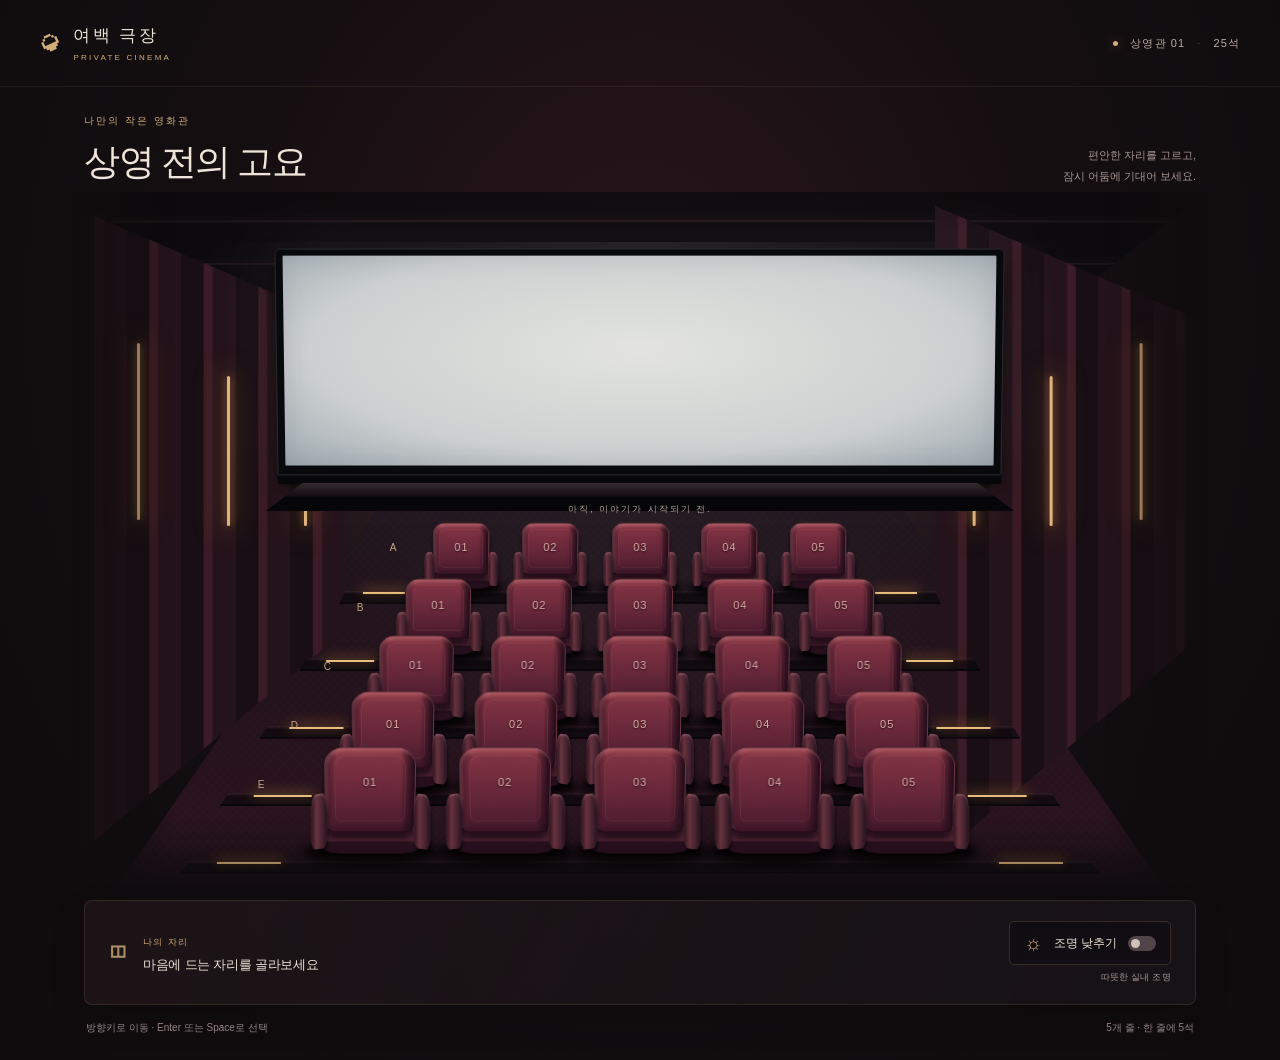
<file: public/cinema.html>
<!doctype html>
<html lang="ko">
<head>
  <meta charset="utf-8">
  <meta name="viewport" content="width=device-width, initial-scale=1">
  <meta name="color-scheme" content="dark">
  <meta name="description" content="25개의 자리와 빈 스크린. 잠시 머무르는 작은 영화관.">
  <title>여백 극장 · 나만의 작은 영화관</title>
  <link rel="stylesheet" href="./cinema.css">
  <script src="./cinema.js" defer></script>
</head>
<body>
  <header class="masthead">
    <div class="brand"><span class="brand-mark" aria-hidden="true">◒</span><span>여백 극장<small>PRIVATE CINEMA</small></span></div>
    <span class="hall-tag"><i aria-hidden="true"></i> 상영관 01 <span>·</span> 25석</span>
  </header>

  <main>
    <div class="introduction">
      <div><p class="eyebrow">나만의 작은 영화관</p><h1>상영 전의 고요</h1></div>
      <p class="invitation">편안한 자리를 고르고,<br>잠시 어둠에 기대어 보세요.</p>
    </div>

    <section class="theatre" aria-label="빈 스크린과 5행 5열, 총 25석의 영화관">
      <div class="ceiling" aria-hidden="true"></div>
      <div class="back-wall" aria-hidden="true"></div>
      <div class="wall wall--left" aria-hidden="true"><i></i><i></i><i></i></div>
      <div class="wall wall--right" aria-hidden="true"><i></i><i></i><i></i></div>
      <div class="screen-glow" aria-hidden="true"></div>
      <div class="screen-frame" role="img" aria-label="영상이 재생되지 않는 빈 대형 스크린"><div class="screen"></div></div>
      <div class="stage" aria-hidden="true"></div>
      <div class="floor" aria-hidden="true"></div>
      <div class="steps" aria-hidden="true"><i></i><i></i><i></i><i></i><i></i></div>
      <div class="seats" id="seats" role="grid" aria-label="영화관 좌석, 5행 5열" aria-rowcount="5" aria-colcount="5" aria-describedby="seat-help"></div>
      <div class="foreground" aria-hidden="true"></div>
      <span class="screen-caption" aria-hidden="true">아직, 이야기가 시작되기 전.</span>
      <noscript><p class="no-script">좌석 선택과 조명 조절을 사용하려면 JavaScript를 켜주세요.</p></noscript>
    </section>

    <section class="console" aria-label="영화관 조절">
      <div class="seat-readout">
        <span class="ticket-icon" aria-hidden="true">◫</span>
        <div><span class="control-label">나의 자리</span><p id="seat-status" role="status" aria-live="polite" aria-atomic="true">마음에 드는 자리를 골라보세요</p></div>
        <button id="clear-seat" class="clear-button" type="button" disabled>선택 해제</button>
      </div>
      <div class="light-control">
        <button id="lights-toggle" class="light-button" type="button" aria-pressed="false" aria-describedby="light-state" disabled><span class="lamp-icon" aria-hidden="true">☼</span><span>조명 낮추기</span><span class="switch" aria-hidden="true"><i></i></span></button>
        <span id="light-state" class="light-state" role="status">따뜻한 실내 조명</span>
      </div>
    </section>
    <footer><p id="seat-help"><span class="desktop-help">방향키로 이동 · Enter 또는 Space로 선택</span><span class="mobile-help">좌석을 눌러 선택하세요</span></p><span>5개 줄 · 한 줄에 5석</span></footer>
  </main>
</body>
</html>
</file>
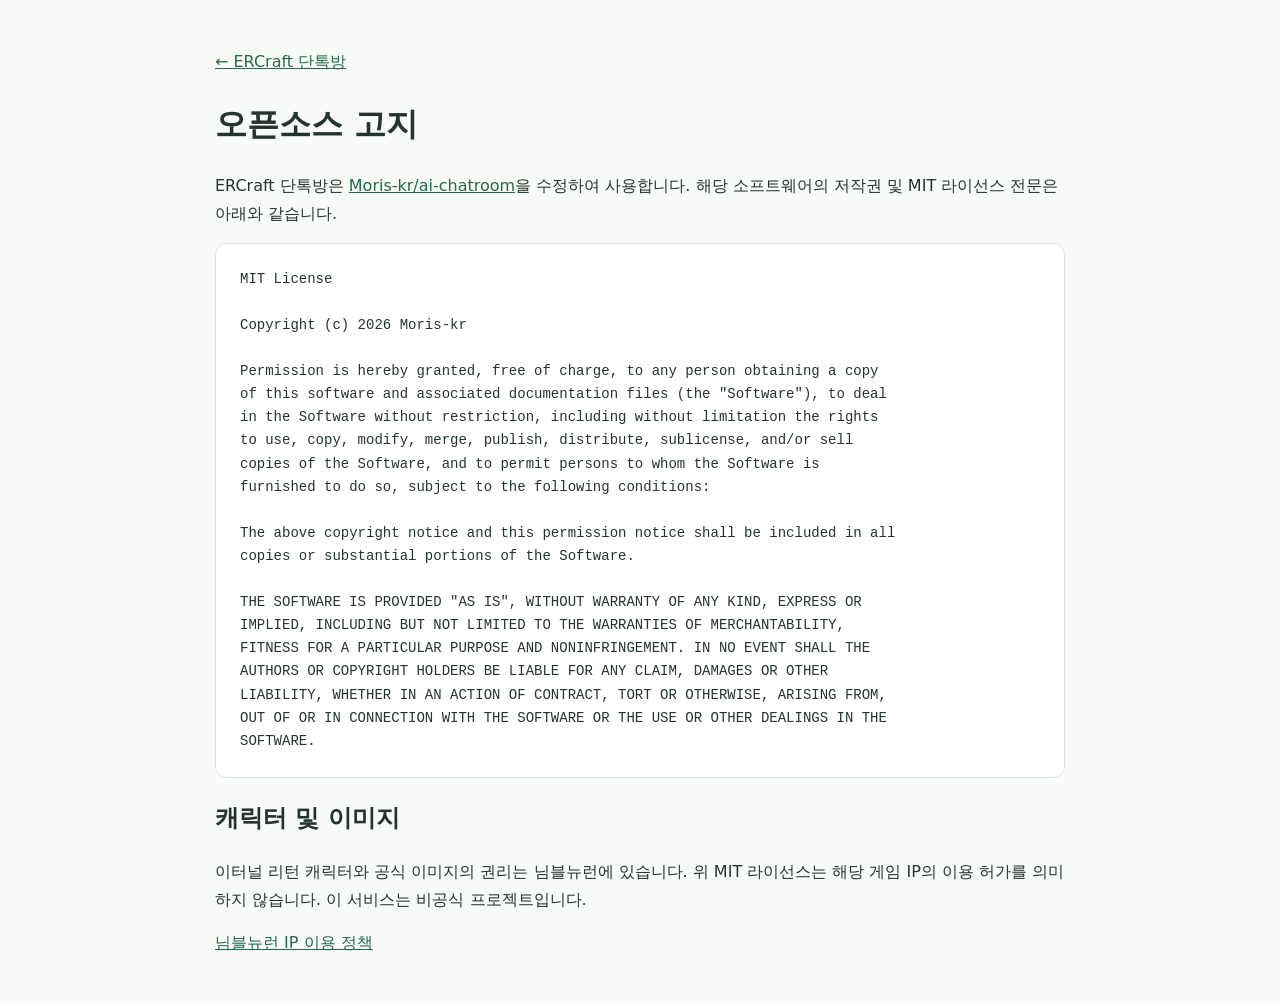
<file: public/licenses.html>
<!doctype html><html lang="ko"><head><link rel="icon" type="image/png" href="/ercraft-symbol.png"><meta charset="utf-8"><meta name="viewport" content="width=device-width,initial-scale=1"><title>오픈소스 고지 · ERCraft 단톡방</title><style>body{font:16px/1.7 system-ui,sans-serif;max-width:850px;margin:48px auto;padding:0 24px;color:#25342c;background:#f8faf8}a{color:#236a46}pre{white-space:pre-wrap;background:white;border:1px solid #dce4de;border-radius:12px;padding:24px;font:14px/1.65 ui-monospace,monospace}</style></head><body><a href="/">← ERCraft 단톡방</a><h1>오픈소스 고지</h1><p>ERCraft 단톡방은 <a href="https://github.com/Moris-kr/ai-chatroom" rel="noreferrer">Moris-kr/ai-chatroom</a>을 수정하여 사용합니다. 해당 소프트웨어의 저작권 및 MIT 라이선스 전문은 아래와 같습니다.</p><pre>MIT License

Copyright (c) 2026 Moris-kr

Permission is hereby granted, free of charge, to any person obtaining a copy
of this software and associated documentation files (the "Software"), to deal
in the Software without restriction, including without limitation the rights
to use, copy, modify, merge, publish, distribute, sublicense, and/or sell
copies of the Software, and to permit persons to whom the Software is
furnished to do so, subject to the following conditions:

The above copyright notice and this permission notice shall be included in all
copies or substantial portions of the Software.

THE SOFTWARE IS PROVIDED "AS IS", WITHOUT WARRANTY OF ANY KIND, EXPRESS OR
IMPLIED, INCLUDING BUT NOT LIMITED TO THE WARRANTIES OF MERCHANTABILITY,
FITNESS FOR A PARTICULAR PURPOSE AND NONINFRINGEMENT. IN NO EVENT SHALL THE
AUTHORS OR COPYRIGHT HOLDERS BE LIABLE FOR ANY CLAIM, DAMAGES OR OTHER
LIABILITY, WHETHER IN AN ACTION OF CONTRACT, TORT OR OTHERWISE, ARISING FROM,
OUT OF OR IN CONNECTION WITH THE SOFTWARE OR THE USE OR OTHER DEALINGS IN THE
SOFTWARE.
</pre><h2>캐릭터 및 이미지</h2><p>이터널 리턴 캐릭터와 공식 이미지의 권리는 님블뉴런에 있습니다. 위 MIT 라이선스는 해당 게임 IP의 이용 허가를 의미하지 않습니다. 이 서비스는 비공식 프로젝트입니다.</p><p><a href="https://support.playeternalreturn.com/hc/ko/articles/49503976113177" rel="noreferrer">님블뉴런 IP 이용 정책</a></p></body></html>
</file>
<file: public/cinema.css>
@charset "UTF-8";

:root {
  color-scheme: dark;
  font-family: "Pretendard", "Apple SD Gothic Neo", "Malgun Gothic", sans-serif;
  background: #100c0e;
  color: #eee4d7;
  font-synthesis: none;
  --gold: #d1ad78;
  --muted: #a59794;
}
* { box-sizing: border-box; }
body { margin: 0; min-width: 300px; background: radial-gradient(ellipse at 50% 30%, #2a161c 0, #140e11 48%, #100c0e 80%); }
button { font: inherit; color: inherit; -webkit-tap-highlight-color: transparent; }
button:focus-visible { outline: 2px solid #f1d69e; outline-offset: 5px; }
button:disabled { cursor: default; }
.masthead { max-width: 1280px; margin: auto; padding: 24px 40px; display: flex; align-items: center; justify-content: space-between; border-bottom: 1px solid #d1ad7817; }
.brand { display: flex; align-items: center; gap: 12px; font-size: 17px; letter-spacing: .14em; }
.brand-mark { color: var(--gold); font-size: 38px; line-height: 1; transform: rotate(-25deg); }
.brand small { display: block; margin-top: 6px; font-size: 8px; font-weight: 500; letter-spacing: .28em; color: var(--gold); }
.hall-tag { display: flex; align-items: center; gap: 12px; font-size: 11px; letter-spacing: .1em; color: #baada2; }
.hall-tag i { width: 5px; height: 5px; background: var(--gold); border-radius: 50%; box-shadow: 0 0 12px #d1ad7870; }
.hall-tag span { opacity: .4; }
main { max-width: 1200px; margin: auto; padding: 0 32px; }
.introduction { padding: 27px 12px 0; display: flex; justify-content: space-between; align-items: flex-end; position: relative; z-index: 1; }
.eyebrow { color: var(--gold); font-size: 10px; letter-spacing: .2em; margin: 0 0 10px; }
h1 { font-family: "Iowan Old Style", "Noto Serif KR", Batang, serif; font-size: clamp(25px, 3vw, 36px); font-weight: 400; letter-spacing: -.04em; margin: 0; }
.invitation { color: var(--muted); font-size: 11px; line-height: 1.9; text-align: right; margin: 0; }
.theatre { position: relative; isolation: isolate; aspect-ratio: 16 / 10; overflow: hidden; margin-top: 5px; }
.back-wall { position: absolute; inset: 4% 14% 49%; background: radial-gradient(ellipse at 50% 85%, #3a2228, #190f14 65%); border-top: 1px solid #aa796626; transition: opacity 900ms; }
.ceiling { position: absolute; z-index: 1; inset: 0 0 73%; clip-path: polygon(0 0, 100% 0, 78% 100%, 22% 100%); background: repeating-linear-gradient(0deg, #08080a 0 18%, #23191b 18.3% 19%, #0c090c 19.3% 22%); opacity: .7; }
.wall { position: absolute; z-index: 3; top: 2%; bottom: 6%; width: 24%; background: repeating-linear-gradient(90deg, #180e14 0 8%, #3b1b25 8.5% 11%, #25131b 12% 20%); transition: filter 900ms, opacity 900ms; }
.wall--left { left: 0; clip-path: polygon(0 0, 100% 18%, 100% 65%, 0 100%); }
.wall--right { right: 0; clip-path: polygon(0 18%, 100% 0, 100% 100%, 0 65%); transform: scaleX(-1); }
.wall i { position: absolute; top: 24%; width: 3px; height: 20%; border-radius: 5px; background: #e0b57c; box-shadow: 0 0 8px #ffb95790, 0 0 30px 8px #cf863a28; transition: opacity 900ms; }
.wall i:nth-child(1) { left: 24%; top: 21%; height: 27%; }
.wall i:nth-child(2) { left: 57%; top: 26%; height: 23%; }
.wall i:nth-child(3) { left: 85%; top: 31%; height: 18%; }
.screen-glow { position: absolute; z-index: 2; top: 7%; left: 9%; width: 82%; height: 80%; background: radial-gradient(ellipse at 50% 10%, #dbe0f01a, #c2ced00c 30%, transparent 67%); pointer-events: none; }
.screen-frame { position: absolute; z-index: 4; top: 8%; left: 18%; width: 64%; height: 32%; padding: 6px 7px 9px; background: #08090c; border: 1px solid #8f8b853d; border-radius: 5px 5px 2px 2px; box-shadow: 0 9px 0 #070609, 0 15px 25px #000b, 0 0 65px #c9d4df15; transform: perspective(900px) rotateX(-2deg); }
.screen { height: 100%; background: radial-gradient(ellipse at 50% 45%, #e3e4df, #ccd0d0 65%, #a0a9b0); box-shadow: inset 0 0 25px #3b435226; border-radius: 1px; }
.stage { position: absolute; z-index: 4; top: 41%; left: 17%; width: 66%; height: 4%; clip-path: polygon(5% 0, 95% 0, 100% 100%, 0 100%); background: linear-gradient(#33272c, #140d12 45%, #060609 48%); border-top: 1px solid #99817e50; }
.floor { position: absolute; z-index: 1; top: 39%; bottom: 0; left: 3%; width: 94%; clip-path: polygon(28% 0, 72% 0, 100% 100%, 0 100%); background: repeating-linear-gradient(45deg, #ffffff02 0 1px, transparent 1px 6px), repeating-linear-gradient(-45deg, #ffffff02 0 1px, transparent 1px 6px), linear-gradient(#1b1119, #29131d 80%, #110c12); }
.steps { position: absolute; z-index: 5; inset: 0; pointer-events: none; }
.steps > i { position: absolute; left: 50%; bottom: var(--bottom); width: var(--width); height: 7%; transform: translateX(-50%); border-bottom: 2px solid #07060a; background: linear-gradient(transparent 76%, #78605d1c 78%, #08070ba3 84%); clip-path: polygon(4% 0, 96% 0, 100% 100%, 0 100%); }
.steps > i::before, .steps > i::after { content: ""; position: absolute; bottom: 16%; width: 7%; height: 2px; background: #e9bc7e; box-shadow: 0 -2px 12px 2px #dd9d4250; }
.steps > i::before { left: 4%; }
.steps > i::after { right: 4%; }
.steps > i:nth-child(1) { --bottom: 42%; --width: 53%; }
.steps > i:nth-child(2) { --bottom: 32.5%; --width: 60%; }
.steps > i:nth-child(3) { --bottom: 23%; --width: 67%; }
.steps > i:nth-child(4) { --bottom: 13.5%; --width: 74%; }
.steps > i:nth-child(5) { --bottom: 4%; --width: 81%; }
.seats { position: absolute; z-index: 6; inset: 0; pointer-events: none; }
.seat-row { position: absolute; display: grid; grid-template-columns: repeat(5, minmax(0, 1fr)); gap: clamp(6px, 1.2vw, 15px); width: var(--width); bottom: var(--bottom); left: 50%; transform: translateX(-50%); z-index: var(--level); }
.seat-row:nth-child(1) { --width: 38%; --bottom: 43%; --level: 1; }
.seat-row:nth-child(2) { --width: 43%; --bottom: 33.5%; --level: 2; }
.seat-row:nth-child(3) { --width: 48%; --bottom: 24%; --level: 3; }
.seat-row:nth-child(4) { --width: 53%; --bottom: 14.5%; --level: 4; }
.seat-row:nth-child(5) { --width: 58%; --bottom: 5%; --level: 5; }
.row-label { position: absolute; left: -8%; top: 30%; font-size: 10px; letter-spacing: .1em; color: #c1a68a; }
.seat-cell { min-width: 0; }
.seat { display: block; position: relative; width: 100%; aspect-ratio: .96; padding: 0; border: 0; border-radius: 14px; background: transparent; cursor: pointer; pointer-events: auto; perspective: 280px; transition: filter 240ms; }
.seat::before { content: ""; position: absolute; left: -7%; bottom: 0; width: 114%; height: 22%; border-radius: 50%; background: #000b; filter: blur(4px); }
.seat__back { position: absolute; z-index: 3; top: 5%; left: 12%; width: 76%; height: 70%; border-radius: 24% 24% 13% 13% / 20% 20% 10% 10%; background: linear-gradient(90deg, #4c1c2c, transparent 13% 84%, #270e1b), linear-gradient(#a9515b 0, #803242 10%, #602437 64%, #46192b); border: 1px solid #d384823f; border-bottom: 3px solid #250d1a; box-shadow: inset 2px 2px 3px #e3a8a52e, inset -3px -3px 8px #160b164f, 0 5px 5px #07040bb0; transform: rotateX(-7deg); transition: background 280ms, box-shadow 280ms, border-color 280ms; }
.seat__back::before { content: ""; position: absolute; inset: 9% 10% 12%; border: 1px solid #df8a8c20; border-radius: 16% 16% 10% 10%; background: repeating-linear-gradient(94deg, transparent 0 2px, #f3b3b303 2px 3px); }
.seat__number { position: absolute; top: 33%; left: 0; width: 100%; font-size: clamp(8px, 1vw, 11px); font-weight: 500; color: #dab0a6; font-variant-numeric: tabular-nums; letter-spacing: .09em; text-shadow: 0 1px 2px #240919; }
.seat__cushion { position: absolute; z-index: 2; left: 8%; bottom: 10%; width: 84%; height: 30%; border-radius: 17% 17% 25% 25%; background: linear-gradient(#954052, #502030 65%, #270f1d 68%); box-shadow: 0 6px 4px #0008; transform: rotateX(25deg); }
.seat__arm { position: absolute; z-index: 4; bottom: 14%; width: 14%; height: 44%; border-radius: 35% 35% 28% 28%; background: linear-gradient(90deg, #271019, #683340 35%, #42202d 75%, #1e0e19); box-shadow: inset 0 2px 2px #dfa3a744, 1px 4px 3px #0008; }
.seat__arm--left { left: 0; transform: skewY(-8deg); }
.seat__arm--right { right: 0; transform: skewY(8deg); }
.seat[aria-pressed="true"] .seat__back { background: linear-gradient(90deg, #69432d, transparent 17% 80%, #352219), linear-gradient(#dbb079, #a6754d 16%, #825036 75%, #573321); border-color: #f3d29a; box-shadow: inset 1px 2px 5px #ffe6af4d, 0 0 18px #e0b57738; }
.seat[aria-pressed="true"] .seat__number { color: #fff1ca; }
.seat[aria-pressed="true"]::after { content: "✓"; position: absolute; z-index: 5; top: 12%; right: 12%; width: 15px; height: 15px; display: grid; place-items: center; border-radius: 50%; color: #2a1d14; background: #f0d5a6; font-size: 10px; font-weight: bold; }
.seat:focus-visible { outline-offset: 2px; }
@media (hover: hover) { .seat:hover { filter: brightness(1.25); } .clear-button:hover { color: #f3d7a5; } .light-button:hover { background: #d1ad7814; border-color: #d1ad7866; } }
.foreground { position: absolute; z-index: 7; inset: 0; pointer-events: none; background: linear-gradient(0deg, #100c0e 0, transparent 8% 94%, #160f1200), linear-gradient(90deg, #100c0e 0, transparent 9% 91%, #100c0e); }
.screen-caption { position: absolute; z-index: 8; top: 43.8%; width: 100%; text-align: center; color: #b5a29b; font-size: 9px; letter-spacing: .22em; pointer-events: none; }
.console { position: relative; z-index: 9; margin: -2px 12px 0; min-height: 90px; padding: 20px 24px; display: flex; justify-content: space-between; align-items: center; gap: 20px; border: 1px solid #b99a6c26; border-radius: 8px; background: linear-gradient(115deg, #281c2080, #171216); box-shadow: 0 14px 35px #0002; }
.seat-readout { display: flex; align-items: center; gap: 17px; }
.ticket-icon { color: var(--gold); font-size: 33px; opacity: .8; }
.control-label { color: var(--gold); font-size: 9px; letter-spacing: .16em; }
#seat-status { margin: 7px 0 0; font-size: 13px; letter-spacing: -.02em; }
.clear-button { min-height: 44px; padding: 10px; background: none; border: none; color: #b2a09a; font-size: 10px; cursor: pointer; }
.clear-button:disabled { visibility: hidden; }
.light-control { display: flex; flex-direction: column; align-items: flex-end; gap: 6px; }
.light-button { display: flex; align-items: center; gap: 11px; min-height: 44px; border: 1px solid #d1ad7833; border-radius: 5px; background: #0e0c1090; padding: 10px 14px; cursor: pointer; font-size: 12px; transition: background 250ms; }
.lamp-icon { font-size: 20px; line-height: 1; color: var(--gold); }
.switch { width: 28px; height: 15px; border-radius: 20px; background: #514448; padding: 3px; }
.switch i { display: block; height: 9px; width: 9px; border-radius: 50%; background: #d1c2b5; transition: transform 250ms, background 250ms; }
.light-button[aria-pressed="true"] .switch { background: #806445; }
.light-button[aria-pressed="true"] .switch i { transform: translateX(13px); background: #f1d5a3; }
.light-state { color: var(--muted); font-size: 9px; letter-spacing: .03em; }
footer { display: flex; justify-content: space-between; align-items: center; gap: 15px; padding: 16px 14px 25px; color: #99898b; font-size: 10px; }
footer p { margin: 0; }
.mobile-help { display: none; }
.no-script { position: absolute; z-index: 8; top: 56%; left: 20%; right: 20%; text-align: center; color: #d6bca8; line-height: 1.8; font-size: 13px; }
body.lights-dimmed .wall { filter: brightness(.3); }
body.lights-dimmed .wall i { opacity: .22; }
body.lights-dimmed .back-wall { opacity: .3; }
body.lights-dimmed .seat { filter: brightness(.66); }
body.lights-dimmed .seat[aria-pressed="true"], body.lights-dimmed .seat:focus-visible { filter: brightness(1); }
body.lights-dimmed .screen-frame { box-shadow: 0 9px 0 #070609, 0 15px 25px #000b, 0 0 80px #c9d4df22; }
body.lights-dimmed .floor { opacity: .5; }
.floor, .screen-frame { transition: opacity 900ms, box-shadow 900ms; }

@media (max-width: 700px) {
  .masthead { padding: 20px 22px; }
  .brand { font-size: 14px; gap: 9px; }
  .brand-mark { font-size: 32px; }
  .brand small { font-size: 7px; }
  .hall-tag { gap: 7px; font-size: 9px; }
  main { padding: 0 10px; }
  .introduction { padding: 25px 12px 10px; }
  .invitation { font-size: 10px; }
  .eyebrow { font-size: 9px; }
  .theatre { aspect-ratio: 7 / 10; margin-top: 0; }
  .screen-frame { top: 10%; left: 7%; width: 86%; height: 24%; padding: 4px 4px 6px; }
  .screen-glow { left: 0; width: 100%; }
  .back-wall { inset: 4% 4% 58%; }
  .wall { width: 12%; bottom: 8%; }
  .wall i { width: 2px; }
  .ceiling { bottom: 78%; }
  .stage { top: 35%; left: 4%; width: 92%; height: 3%; }
  .floor { top: 36%; left: 0; width: 100%; clip-path: polygon(7% 0, 93% 0, 100% 100%, 0 100%); }
  .seat-row { gap: 5px; }
  .seat-row:nth-child(1) { --width: 80%; --bottom: 46%; }
  .seat-row:nth-child(2) { --width: 82%; --bottom: 36%; }
  .seat-row:nth-child(3) { --width: 84%; --bottom: 26%; }
  .seat-row:nth-child(4) { --width: 86%; --bottom: 16%; }
  .seat-row:nth-child(5) { --width: 88%; --bottom: 6%; }
  .row-label { left: -5%; font-size: 8px; }
  .seat__number { font-size: 9px; }
  .steps > i:nth-child(1) { --bottom: 45%; --width: 91%; }
  .steps > i:nth-child(2) { --bottom: 35%; --width: 93%; }
  .steps > i:nth-child(3) { --bottom: 25%; --width: 95%; }
  .steps > i:nth-child(4) { --bottom: 15%; --width: 97%; }
  .steps > i:nth-child(5) { --bottom: 5%; --width: 99%; }
  .steps > i::before { left: 1%; width: 4%; }
  .steps > i::after { right: 1%; width: 4%; }
  .screen-caption { top: 38%; font-size: 8px; letter-spacing: .13em; }
  .foreground { background: linear-gradient(0deg, #100c0e, transparent 7% 96%, #100c0e); }
  .console { margin: 0 8px; padding: 18px; flex-direction: column; align-items: stretch; gap: 17px; }
  .seat-readout { gap: 12px; }
  .seat-readout > div { flex: 1; }
  #seat-status { font-size: 12px; }
  .clear-button { padding: 6px; }
  .light-control { flex-direction: row; align-items: center; justify-content: space-between; border-top: 1px solid #d1ad7819; padding-top: 15px; }
  .light-button { padding: 10px 12px; }
  footer { font-size: 9px; padding: 15px 10px 25px; }
  .desktop-help { display: none; }
  .mobile-help { display: inline; }
}
@media (max-width: 360px) {
  .invitation { display: none; }
  .hall-tag { letter-spacing: 0; }
  .console { padding: 15px 12px; }
  .ticket-icon { display: none; }
}
@media (prefers-reduced-motion: reduce) {
  *, *::before, *::after { transition: none !important; animation: none !important; scroll-behavior: auto !important; }
}
@media (forced-colors: active) {
  .seat { border: 1px solid ButtonText; }
  .seat__back { background: Canvas; border: 1px solid ButtonText; }
  .seat__number { color: ButtonText; text-shadow: none; }
  .seat[aria-pressed="true"] { outline: 3px solid Highlight; }
  .seat[aria-pressed="true"] .seat__back { background: Highlight; }
  .seat[aria-pressed="true"] .seat__number { color: HighlightText; }
  .switch { border: 1px solid ButtonText; }
}
</file>
